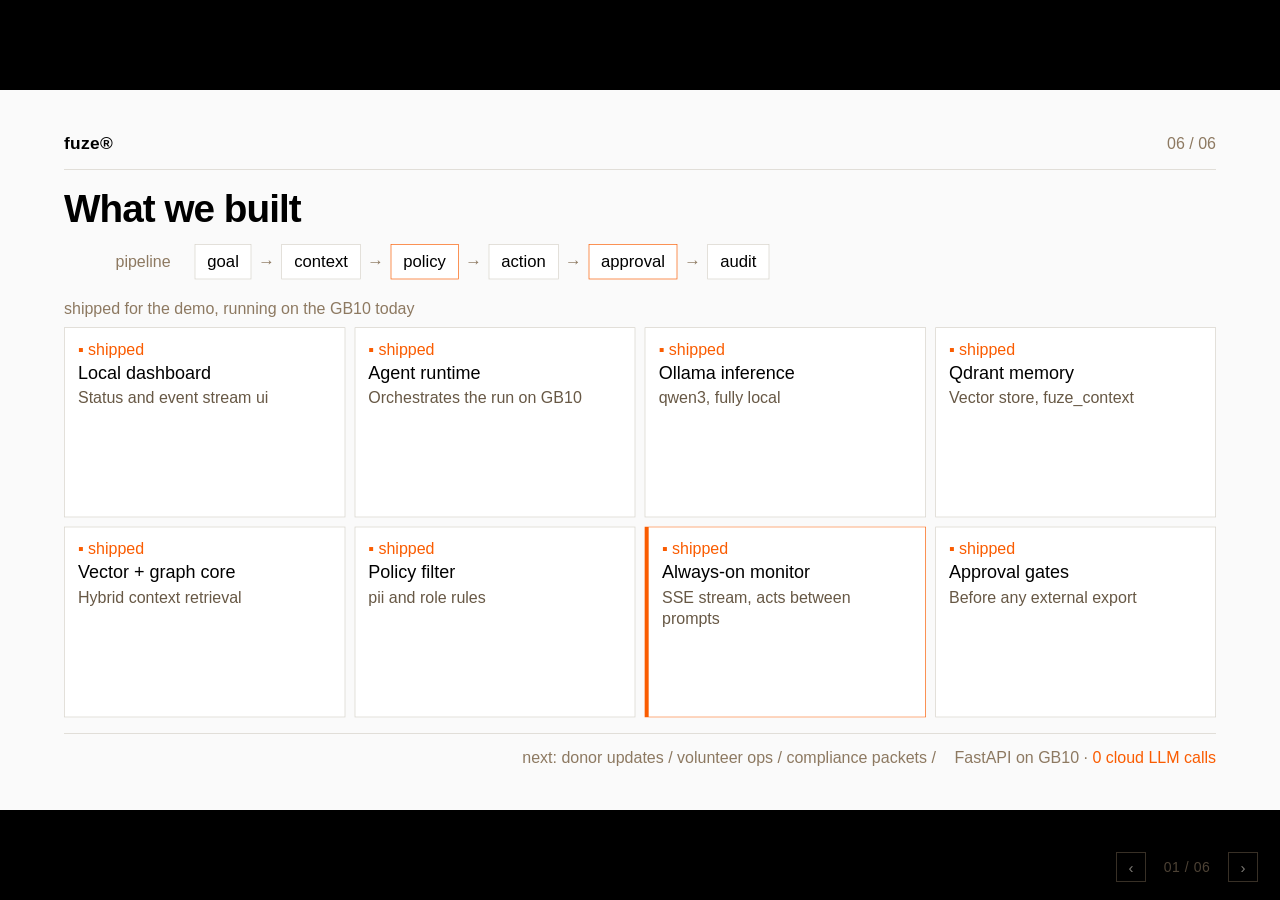
<file: fuze-pitch-deck.html>
<!DOCTYPE html>
<html lang="en">
<head>
<meta charset="utf-8">
<meta name="viewport" content="width=device-width, initial-scale=1">
<title>fuze — pitch deck</title>
<style>
  html, body { margin: 0; height: 100%; background: #000000; overflow: hidden; }
  * { box-sizing: border-box; }

  /* 1920x1080 stage, scaled to fit the viewport */
  #stage {
    position: absolute;
    top: 50%; left: 50%;
    width: 1920px; height: 1080px;
    transform-origin: center center;
    transform: translate(-50%, -50%) scale(1);
    background: #FAFAFA;
  }
  #stage > section {
    position: absolute; inset: 0;
    width: 1920px; height: 1080px;
    display: none;
  }
  #stage > section[data-deck-active] { display: flex; }

  /* entrance animations (from the design source) */
  @keyframes deckUp { from { opacity: 0; transform: translateY(28px); } to { opacity: 1; transform: none; } }
  @keyframes deckIn { from { opacity: 0; transform: translateY(16px); } to { opacity: 1; transform: none; } }
  @keyframes deckRise { from { opacity: 0; transform: translateY(46px); } to { opacity: 1; transform: none; } }

  @media (prefers-reduced-motion: no-preference) {
    section[data-deck-active] > * { animation: deckUp 0.64s cubic-bezier(0.16, 0.84, 0.3, 1) both; }
    section[data-deck-active] > *:nth-child(1) { animation-delay: 0.04s; }
    section[data-deck-active] > *:nth-child(2) { animation-delay: 0.13s; }
    section[data-deck-active] > *:nth-child(3) { animation-delay: 0.22s; }
    section[data-deck-active] > *:nth-child(4) { animation-delay: 0.31s; }
    section[data-deck-active] > *:nth-child(5) { animation-delay: 0.40s; }
    section[data-deck-active] > *:nth-child(6) { animation-delay: 0.49s; }
    section[data-deck-active] > h1 { animation-name: deckRise; animation-duration: 0.78s; }
    section[data-deck-active] [style*="repeat("] > * { animation: deckIn 0.55s cubic-bezier(0.16, 0.84, 0.3, 1) both; }
    section[data-deck-active] [style*="repeat("] > *:nth-child(1) { animation-delay: 0.30s; }
    section[data-deck-active] [style*="repeat("] > *:nth-child(2) { animation-delay: 0.37s; }
    section[data-deck-active] [style*="repeat("] > *:nth-child(3) { animation-delay: 0.44s; }
    section[data-deck-active] [style*="repeat("] > *:nth-child(4) { animation-delay: 0.51s; }
    section[data-deck-active] [style*="repeat("] > *:nth-child(5) { animation-delay: 0.58s; }
    section[data-deck-active] [style*="repeat("] > *:nth-child(6) { animation-delay: 0.65s; }
    section[data-deck-active] [style*="repeat("] > *:nth-child(7) { animation-delay: 0.72s; }
    section[data-deck-active] [style*="repeat("] > *:nth-child(8) { animation-delay: 0.79s; }
  }

  /* minimal presenter controls, sit in the letterbox */
  #nav {
    position: fixed; bottom: 18px; right: 22px; z-index: 10;
    display: flex; align-items: center; gap: 14px;
    font: 500 14px/1 'Helvetica Neue', Helvetica, Arial, sans-serif;
    color: #8D7961; opacity: 0.55; transition: opacity 0.25s;
  }
  #nav:hover { opacity: 1; }
  #nav button {
    background: none; border: 1px solid #675845; color: #E6E1D8;
    width: 30px; height: 30px; cursor: pointer; font-size: 15px; line-height: 1;
  }
  #nav button:hover { border-color: #FA5C01; color: #FA5C01; }
  #counter { min-width: 54px; text-align: center; letter-spacing: 0.04em; }
  @media print { #nav { display: none; } }
</style>
</head>
<body>

<div id="stage">

<!-- ============ 1 · COVER ============ -->
<section data-label="Cover" data-speaker-notes="fuze is an on-prem agent hub for nonprofits and regulated teams. Local-first memory and governance for always-on agents, running entirely on the Dell GB10 with zero cloud calls." style="font-family:'Helvetica Neue',Helvetica,Arial,sans-serif;background:#FAFAFA;color:#000000;padding:84px 110px;display:flex;flex-direction:column;box-sizing:border-box;">
  <div style="display:flex;justify-content:space-between;align-items:center;border-bottom:1px solid #D5D1C8;padding-bottom:24px;">
    <span style="font-size:26px;font-weight:600;letter-spacing:0.02em;color:#000000;">fuze&reg;</span>
    <span style="font-size:24px;color:#8D7961;">01 / 06</span>
  </div>

  <div style="flex:1;display:flex;flex-direction:column;justify-content:center;gap:48px;">
    <h1 style="font-size:172px;line-height:0.9;font-weight:600;letter-spacing:-0.045em;margin:0;color:#000000;">fuze</h1>
    <div style="display:grid;grid-template-columns:240px 1fr;column-gap:48px;row-gap:18px;align-items:baseline;max-width:1300px;">
      <span style="font-size:26px;color:#8D7961;text-align:right;">index</span>
      <span style="font-size:34px;font-weight:500;line-height:1.2;color:#000000;">fuze-01</span>
      <span style="font-size:26px;color:#8D7961;text-align:right;">category</span>
      <span style="font-size:34px;font-weight:500;line-height:1.2;color:#000000;">On-prem agent hub /</span>
      <span style="font-size:26px;color:#8D7961;text-align:right;">for</span>
      <span style="font-size:34px;font-weight:500;line-height:1.2;color:#000000;">Grant teams at privacy-sensitive nonprofits /</span>
      <span style="font-size:26px;color:#8D7961;text-align:right;">runtime</span>
      <span style="font-size:34px;font-weight:500;line-height:1.2;color:#000000;">Dell GB10 · local-first · <span style="color:#FA5C01;">0 cloud LLM calls</span> /</span>
      <span style="font-size:26px;color:#8D7961;text-align:right;">team</span>
      <span style="font-size:34px;font-weight:500;line-height:1.2;color:#000000;">Madison Zhan / Stephen Hung /</span>
    </div>
  </div>

  <div style="display:flex;justify-content:flex-end;gap:28px;align-items:baseline;border-top:1px solid #D5D1C8;padding-top:24px;">
    <span style="font-size:24px;color:#8D7961;">Federated understanding / zero-trust execution</span>
    <span style="font-size:24px;color:#8D7961;">mtl · 14.06.26</span>
  </div>
</section>

<!-- ============ 2 · WHY FUZE ============ -->
<section data-label="Why fuze" data-speaker-notes="For grant teams at privacy-sensitive nonprofits, the context agents need, donor records, case notes, program metrics, lives in private docs that can't go to the cloud. fuze runs the model locally on the GB10, always-on, and governs every step." style="font-family:'Helvetica Neue',Helvetica,Arial,sans-serif;background:#FAFAFA;color:#000000;padding:84px 110px;display:flex;flex-direction:column;box-sizing:border-box;">
  <div style="display:flex;justify-content:space-between;align-items:center;border-bottom:1px solid #D5D1C8;padding-bottom:24px;">
    <span style="font-size:26px;font-weight:600;letter-spacing:0.02em;color:#000000;">fuze&reg;</span>
    <span style="font-size:24px;color:#8D7961;">02 / 06</span>
  </div>

  <div style="flex:1;display:flex;flex-direction:column;justify-content:center;gap:60px;">
    <h2 style="font-size:84px;line-height:1.02;font-weight:600;letter-spacing:-0.03em;margin:0;color:#000000;max-width:1500px;">Cloud agents are <span style="color:#FA5C01;">context-starved</span></h2>

    <div style="display:grid;grid-template-columns:240px 1fr;column-gap:48px;row-gap:28px;align-items:baseline;max-width:1520px;">
      <span style="font-size:26px;color:#8D7961;text-align:right;">who</span>
      <span style="font-size:36px;font-weight:500;line-height:1.3;color:#000000;">Grant teams at privacy-sensitive nonprofits /</span>
      <span style="font-size:26px;color:#8D7961;text-align:right;">the context</span>
      <span style="font-size:36px;font-weight:500;line-height:1.3;color:#000000;">Donor records, case notes, program metrics, grant requirements /</span>
      <span style="font-size:26px;color:#8D7961;text-align:right;">the block</span>
      <span style="font-size:36px;font-weight:500;line-height:1.3;color:#675845;">Too sensitive to upload, so cloud agents stay useless /</span>
      <span style="font-size:26px;color:#8D7961;text-align:right;">the shift</span>
      <span style="font-size:36px;font-weight:500;line-height:1.3;color:#FA5C01;">Run it locally on the GB10, always-on, governed at every step /</span>
    </div>
  </div>

  <div style="display:flex;justify-content:flex-end;gap:28px;align-items:baseline;border-top:1px solid #D5D1C8;padding-top:24px;">
    <span style="font-size:24px;color:#8D7961;">Federated understanding / zero-trust execution</span>
    <span style="font-size:24px;color:#8D7961;">14.06.26</span>
  </div>
</section>

<!-- ============ 3 · DEMO RUN ============ -->
<section data-label="Demo run" data-speaker-notes="One goal in. fuze traverses the memory graph, scores readiness at 72 percent, drafts tasks and follow-ups, and blocks sensitive context, all on the GB10." style="font-family:'Helvetica Neue',Helvetica,Arial,sans-serif;background:#FAFAFA;color:#000000;padding:56px 64px;display:flex;flex-direction:column;box-sizing:border-box;">
  <div style="display:flex;justify-content:space-between;align-items:center;border-bottom:1px solid #D5D1C8;padding-bottom:20px;margin-bottom:24px;">
    <span style="font-size:24px;color:#8D7961;">live run · nonprofit grants, goal: get us ready for the anderson foundation report</span>
    <span style="font-size:24px;color:#8D7961;">03 / 06</span>
  </div>

  <div style="flex:1;display:flex;gap:18px;min-height:0;">

    <!-- LEFT: runtime + readiness -->
    <div style="flex:0 0 28%;background:#FFFFFF;border:1px solid #D5D1C8;padding:26px;display:flex;flex-direction:column;gap:16px;">
      <span style="font-size:24px;color:#8D7961;">local runtime</span>
      <div style="display:flex;flex-direction:column;gap:12px;">
        <div style="display:flex;justify-content:space-between;align-items:center;"><span style="font-size:25px;color:#2F2F2F;">Mode</span><span style="font-size:25px;color:#000000;">local-first</span></div>
        <div style="display:flex;justify-content:space-between;align-items:center;"><span style="font-size:25px;color:#2F2F2F;">Cloud LLM calls</span><span style="font-size:28px;font-weight:700;color:#FA5C01;">0</span></div>
        <div style="display:flex;justify-content:space-between;align-items:center;"><span style="font-size:25px;color:#2F2F2F;">Ollama</span><span style="font-size:25px;color:#000000;">▪ online</span></div>
        <div style="display:flex;justify-content:space-between;align-items:center;"><span style="font-size:25px;color:#2F2F2F;">Qdrant</span><span style="font-size:25px;color:#000000;">▪ online</span></div>
        <div style="display:flex;justify-content:space-between;align-items:center;"><span style="font-size:25px;color:#2F2F2F;">Monitor</span><span style="font-size:25px;color:#FA5C01;">▪ active</span></div>
      </div>
      <div style="flex:1;"></div>
      <div style="background:#E6E1D8;border:1px solid #D5D1C8;padding:22px;">
        <span style="font-size:24px;color:#675845;">report readiness</span>
        <div style="font-size:84px;line-height:1;font-weight:600;color:#FA5C01;margin-top:8px;letter-spacing:-0.02em;">72%</div>
        <div style="height:12px;background:#D5D1C8;margin-top:14px;overflow:hidden;"><div style="width:72%;height:100%;background:#FA5C01;"></div></div>
        <span style="font-size:24px;color:#675845;display:block;margin-top:12px;">2 items missing before export</span>
      </div>
    </div>

    <!-- MIDDLE: memory graph -->
    <div style="flex:1 1 auto;background:#FFFFFF;border:1px solid #D5D1C8;padding:26px;display:flex;flex-direction:column;gap:12px;min-width:0;">
      <span style="font-size:24px;color:#8D7961;">memory graph · traversed path</span>

      <div style="display:flex;align-items:center;gap:16px;">
        <div style="flex:none;width:38px;height:38px;background:#2F2F2F;color:#FAFAFA;font-weight:700;font-size:24px;display:flex;align-items:center;justify-content:center;">1</div>
        <div style="flex:1;background:#FAFAFA;border:1px solid #D5D1C8;padding:12px 16px;display:flex;align-items:center;justify-content:space-between;"><span style="font-size:26px;color:#000000;">Anderson Foundation</span><span style="font-size:24px;color:#8D7961;">funder</span></div>
      </div>
      <div style="width:2px;height:10px;background:#D5D1C8;margin-left:18px;"></div>
      <div style="display:flex;align-items:center;gap:16px;">
        <div style="flex:none;width:38px;height:38px;background:#2F2F2F;color:#FAFAFA;font-weight:700;font-size:24px;display:flex;align-items:center;justify-content:center;">2</div>
        <div style="flex:1;background:#FAFAFA;border:1px solid #D5D1C8;padding:12px 16px;display:flex;align-items:center;justify-content:space-between;"><span style="font-size:26px;color:#000000;">Grant Agreement</span><span style="font-size:24px;color:#8D7961;">evidence</span></div>
      </div>
      <div style="width:2px;height:10px;background:#D5D1C8;margin-left:18px;"></div>
      <div style="display:flex;align-items:center;gap:16px;">
        <div style="flex:none;width:38px;height:38px;background:#2F2F2F;color:#FAFAFA;font-weight:700;font-size:24px;display:flex;align-items:center;justify-content:center;">3</div>
        <div style="flex:1;background:#FAFAFA;border:1px solid #D5D1C8;padding:12px 16px;display:flex;align-items:center;justify-content:space-between;"><span style="font-size:26px;color:#000000;">Reporting Requirements</span><span style="font-size:24px;color:#675845;">due jun 20</span></div>
      </div>
      <div style="width:2px;height:10px;background:#D5D1C8;margin-left:18px;"></div>
      <div style="display:flex;align-items:center;gap:16px;">
        <div style="flex:none;width:38px;height:38px;background:#2F2F2F;color:#FAFAFA;font-weight:700;font-size:24px;display:flex;align-items:center;justify-content:center;">4</div>
        <div style="flex:1;background:#FAFAFA;border:1px solid #D5D1C8;padding:12px 16px;display:flex;align-items:center;justify-content:space-between;"><span style="font-size:26px;color:#000000;">Program Metrics</span><span style="font-size:24px;color:#000000;">1,284 meals · 412 youth</span></div>
      </div>
      <div style="width:2px;height:10px;background:#D5D1C8;margin-left:18px;"></div>
      <div style="display:flex;align-items:center;gap:16px;">
        <div style="flex:none;width:38px;height:38px;background:#FA5C01;color:#FFFFFF;font-weight:700;font-size:24px;display:flex;align-items:center;justify-content:center;">5</div>
        <div style="flex:1;background:#FFFFFF;border:1px solid #FA5C01;padding:12px 16px;display:flex;align-items:center;justify-content:space-between;"><span style="font-size:26px;color:#000000;">Missing Volunteer Hours</span><span style="font-size:24px;color:#FA5C01;">gap</span></div>
      </div>
      <div style="width:2px;height:10px;background:#D5D1C8;margin-left:18px;"></div>
      <div style="display:flex;align-items:center;gap:16px;">
        <div style="flex:none;width:38px;height:38px;background:#2F2F2F;color:#FAFAFA;font-weight:700;font-size:24px;display:flex;align-items:center;justify-content:center;">6</div>
        <div style="flex:1;background:#FAFAFA;border:1px solid #D5D1C8;padding:12px 16px;display:flex;align-items:center;justify-content:space-between;"><span style="font-size:26px;color:#000000;">Jordan</span><span style="font-size:24px;color:#8D7961;">owner · ask today</span></div>
      </div>
    </div>

    <!-- RIGHT: action packet -->
    <div style="flex:0 0 30%;background:#FFFFFF;border:1px solid #D5D1C8;padding:26px;display:flex;flex-direction:column;gap:13px;">
      <div style="display:flex;gap:8px;">
        <span style="flex:1;text-align:center;font-size:24px;color:#FFFFFF;background:#2F2F2F;padding:10px;">Tasks</span>
        <span style="flex:1;text-align:center;font-size:24px;color:#675845;border:1px solid #D5D1C8;padding:10px;">Drafts</span>
        <span style="flex:1;text-align:center;font-size:24px;color:#675845;border:1px solid #D5D1C8;padding:10px;">Audit</span>
      </div>

      <div style="background:#FAFAFA;border:1px solid #D5D1C8;padding:14px 16px;display:flex;flex-direction:column;gap:5px;">
        <div style="display:flex;justify-content:space-between;align-items:center;"><span style="font-size:25px;color:#000000;">Ask Jordan · May hours</span><span style="font-size:24px;color:#FA5C01;">high</span></div>
        <span style="font-size:24px;color:#8D7961;">owner: Jordan · due today</span>
      </div>
      <div style="background:#FAFAFA;border:1px solid #D5D1C8;padding:14px 16px;display:flex;flex-direction:column;gap:5px;">
        <div style="display:flex;justify-content:space-between;align-items:center;"><span style="font-size:25px;color:#000000;">Confirm attendance · 412</span><span style="font-size:24px;color:#675845;">med</span></div>
        <span style="font-size:24px;color:#8D7961;">owner: Sarah · due today</span>
      </div>
      <div style="background:#FAFAFA;border:1px solid #D5D1C8;padding:14px 16px;display:flex;flex-direction:column;gap:5px;">
        <div style="display:flex;justify-content:space-between;align-items:center;"><span style="font-size:25px;color:#000000;">Approve anonymized story</span><span style="font-size:24px;color:#675845;">approval</span></div>
        <span style="font-size:24px;color:#8D7961;">owner: program lead</span>
      </div>

      <div style="background:#FFFFFF;border:1px solid #FA5C01;padding:14px 16px;">
        <span style="font-size:24px;color:#FA5C01;">blocked context · 3</span>
        <div style="display:flex;gap:8px;flex-wrap:wrap;margin-top:10px;">
          <span style="font-size:24px;color:#000000;background:#FFFFFF;border:1px solid #D5D1C8;padding:7px 12px;">minor name</span>
          <span style="font-size:24px;color:#000000;background:#FFFFFF;border:1px solid #D5D1C8;padding:7px 12px;">address</span>
          <span style="font-size:24px;color:#000000;background:#FFFFFF;border:1px solid #D5D1C8;padding:7px 12px;">raw case note</span>
        </div>
      </div>

      <div style="flex:1;"></div>
      <span style="font-size:24px;color:#675845;background:#E6E1D8;border:1px solid #D5D1C8;padding:11px 14px;text-align:center;">approval required before external export</span>
    </div>
  </div>
</section>

<!-- ============ 4 · GOVERNED & LOCAL ============ -->
<section data-label="Governed & local" data-speaker-notes="Aggregate metrics flow out with citations; the minor's name, address, and raw case note are blocked from external output. And it's all local, 0 cloud calls, with an always-on monitor that keeps working between prompts." style="font-family:'Helvetica Neue',Helvetica,Arial,sans-serif;background:#FAFAFA;color:#000000;padding:72px 96px;display:flex;flex-direction:column;box-sizing:border-box;">
  <div style="display:flex;justify-content:space-between;align-items:center;border-bottom:1px solid #D5D1C8;padding-bottom:24px;">
    <span style="font-size:26px;font-weight:600;letter-spacing:0.02em;color:#000000;">fuze&reg;</span>
    <span style="font-size:24px;color:#8D7961;">04 / 06</span>
  </div>

  <h2 style="font-size:60px;line-height:1.05;font-weight:600;letter-spacing:-0.025em;margin:32px 0 0;color:#000000;max-width:1560px;">Sensitive context blocked, and <span style="color:#FA5C01;">zero data</span> sent to the cloud</h2>

  <div style="flex:1;display:flex;gap:26px;margin-top:34px;align-items:stretch;">

    <!-- LEFT: governance -->
    <div style="flex:1;display:flex;flex-direction:column;gap:16px;">
      <div style="flex:1;background:#FFFFFF;border:1px solid #D5D1C8;padding:26px;display:flex;flex-direction:column;gap:12px;">
        <span style="font-size:24px;color:#8D7961;">allowed externally / with citations</span>
        <span style="font-size:30px;font-weight:500;color:#000000;line-height:1.35;">1,284 meals · 412 youth attendance · board-approved anonymized language</span>
      </div>
      <div style="flex:1;background:#FFFFFF;border:1px solid #FA5C01;border-left-width:6px;padding:26px;display:flex;flex-direction:column;gap:12px;">
        <span style="font-size:24px;color:#FA5C01;">blocked / stays internal</span>
        <div style="display:flex;gap:10px;flex-wrap:wrap;">
          <span style="font-size:27px;color:#000000;background:#E6E1D8;padding:9px 16px;">minor's name</span>
          <span style="font-size:27px;color:#000000;background:#E6E1D8;padding:9px 16px;">home address</span>
          <span style="font-size:27px;color:#000000;background:#E6E1D8;padding:9px 16px;">raw case note</span>
        </div>
        <span style="font-size:24px;color:#675845;">36 sensitive chunks blocked across 13 ingested docs</span>
      </div>
      <div style="display:flex;gap:10px;flex-wrap:wrap;">
        <span style="font-size:24px;color:#675845;border:1px solid #D5D1C8;padding:11px 18px;">no raw pii external</span>
        <span style="font-size:24px;color:#675845;border:1px solid #D5D1C8;padding:11px 18px;">cite every metric</span>
        <span style="font-size:24px;color:#675845;border:1px solid #D5D1C8;padding:11px 18px;">approval before send</span>
      </div>
    </div>

    <!-- RIGHT: local-first proof -->
    <div style="flex:1;background:#FFFFFF;border:1px solid #D5D1C8;padding:30px;display:flex;flex-direction:column;gap:20px;">
      <div style="display:flex;align-items:baseline;gap:20px;">
        <span style="font-size:124px;line-height:0.82;font-weight:600;letter-spacing:-0.04em;color:#FA5C01;">0</span>
        <span style="font-size:34px;font-weight:500;color:#000000;line-height:1.15;">cloud LLM<br>calls</span>
      </div>
      <div style="display:grid;grid-template-columns:1fr 1fr;gap:12px;">
        <div style="background:#FAFAFA;border:1px solid #D5D1C8;padding:18px;"><span style="font-size:24px;color:#8D7961;">appliance</span><div style="font-size:27px;font-weight:500;color:#000000;margin-top:6px;">Dell GB10</div></div>
        <div style="background:#FAFAFA;border:1px solid #D5D1C8;padding:18px;"><span style="font-size:24px;color:#8D7961;">inference</span><div style="font-size:27px;font-weight:500;color:#000000;margin-top:6px;">Ollama · qwen3</div></div>
        <div style="background:#FAFAFA;border:1px solid #D5D1C8;padding:18px;"><span style="font-size:24px;color:#8D7961;">embeddings</span><div style="font-size:27px;font-weight:500;color:#000000;margin-top:6px;">nomic-embed</div></div>
        <div style="background:#FAFAFA;border:1px solid #D5D1C8;padding:18px;"><span style="font-size:24px;color:#8D7961;">memory</span><div style="font-size:27px;font-weight:500;color:#000000;margin-top:6px;">Qdrant</div></div>
      </div>
      <span style="font-size:26px;line-height:1.4;color:#675845;margin-top:auto;">An always-on monitor refreshes readiness and audit state on its own, the agent keeps working between prompts.</span>
    </div>
  </div>
</section>

<!-- ============ 5 · BUSINESS IMPACT ============ -->
<section data-label="Business impact" data-speaker-notes="For small nonprofits, grant reporting is high-stakes admin trapped in private docs. In this demo fuze took grant readiness from a multi-hour manual check to about thirty seconds: 13 docs ingested, 36 sensitive chunks blocked, 3 tasks and 2 approval gates generated, zero cloud calls. It protects funding by catching gaps before deadlines and keeps client data inside the building." style="font-family:'Helvetica Neue',Helvetica,Arial,sans-serif;background:#FAFAFA;color:#000000;padding:64px 96px;display:flex;flex-direction:column;box-sizing:border-box;">
  <div style="display:flex;justify-content:space-between;align-items:center;border-bottom:1px solid #D5D1C8;padding-bottom:24px;">
    <span style="font-size:26px;font-weight:600;letter-spacing:0.02em;color:#000000;">fuze&reg;</span>
    <span style="font-size:24px;color:#8D7961;">05 / 06</span>
  </div>

  <h2 style="font-size:54px;line-height:1.04;font-weight:600;letter-spacing:-0.025em;margin:24px 0 0;color:#000000;max-width:1600px;">Measurable impact for <span style="color:#FA5C01;">grant teams</span></h2>
  <span style="font-size:27px;color:#675845;margin-top:14px;max-width:1560px;line-height:1.35;">For small nonprofits, grant reporting is high-stakes admin work trapped in private docs. fuze turns it into a local agent workflow, without data leaving the building.</span>

  <div style="flex:1;display:flex;gap:24px;margin-top:26px;align-items:stretch;">

    <div style="flex:0 0 44%;display:flex;flex-direction:column;gap:14px;">
      <div style="background:#FFFFFF;border:1px solid #FA5C01;border-left-width:6px;padding:24px 26px;display:flex;flex-direction:column;gap:6px;">
        <span style="font-size:24px;color:#8D7961;">grant readiness check, this demo</span>
        <div style="display:flex;align-items:baseline;gap:18px;flex-wrap:wrap;">
          <span style="font-size:38px;font-weight:500;color:#675845;text-decoration:line-through;">3 hours</span>
          <span style="font-size:36px;color:#8D7961;">→</span>
          <span style="font-size:60px;font-weight:600;letter-spacing:-0.02em;color:#FA5C01;">30 seconds</span>
        </div>
      </div>
      <div style="flex:1;display:grid;grid-template-columns:repeat(2,1fr);grid-auto-rows:1fr;gap:12px;">
        <div style="background:#FFFFFF;border:1px solid #D5D1C8;padding:16px 20px;display:flex;flex-direction:column;gap:2px;justify-content:center;"><span style="font-size:46px;font-weight:600;color:#FA5C01;letter-spacing:-0.02em;line-height:1;">0</span><span style="font-size:24px;color:#675845;">cloud LLM calls</span></div>
        <div style="background:#FFFFFF;border:1px solid #D5D1C8;padding:16px 20px;display:flex;flex-direction:column;gap:2px;justify-content:center;"><span style="font-size:46px;font-weight:600;color:#000000;letter-spacing:-0.02em;line-height:1;">13</span><span style="font-size:24px;color:#675845;">docs ingested</span></div>
        <div style="background:#FFFFFF;border:1px solid #D5D1C8;padding:16px 20px;display:flex;flex-direction:column;gap:2px;justify-content:center;"><span style="font-size:46px;font-weight:600;color:#000000;letter-spacing:-0.02em;line-height:1;">36</span><span style="font-size:24px;color:#675845;">policy blocks</span></div>
        <div style="background:#FFFFFF;border:1px solid #D5D1C8;padding:16px 20px;display:flex;flex-direction:column;gap:2px;justify-content:center;"><span style="font-size:46px;font-weight:600;color:#000000;letter-spacing:-0.02em;line-height:1;">3</span><span style="font-size:24px;color:#675845;">tasks generated</span></div>
        <div style="background:#FFFFFF;border:1px solid #D5D1C8;padding:16px 20px;display:flex;flex-direction:column;gap:2px;justify-content:center;"><span style="font-size:46px;font-weight:600;color:#000000;letter-spacing:-0.02em;line-height:1;">2</span><span style="font-size:24px;color:#675845;">approval gates</span></div>
        <div style="background:#FFFFFF;border:1px solid #D5D1C8;padding:16px 20px;display:flex;flex-direction:column;gap:2px;justify-content:center;"><span style="font-size:46px;font-weight:600;color:#FA5C01;letter-spacing:-0.02em;line-height:1;">72%</span><span style="font-size:24px;color:#675845;">report readiness</span></div>
      </div>
    </div>

    <div style="flex:1;display:grid;grid-template-rows:repeat(3,1fr);gap:14px;">
      <div style="background:#FFFFFF;border:1px solid #D5D1C8;padding:24px 26px;display:flex;flex-direction:column;gap:10px;justify-content:center;">
        <span style="font-size:24px;color:#8D7961;">funding protected</span>
        <span style="font-size:30px;font-weight:500;line-height:1.3;color:#000000;">Missing info is caught before the deadline. No late or incomplete grant reports, no lost funding.</span>
      </div>
      <div style="background:#FFFFFF;border:1px solid #FA5C01;border-left-width:6px;padding:24px 26px;display:flex;flex-direction:column;gap:10px;justify-content:center;">
        <span style="font-size:24px;color:#FA5C01;">privacy by default</span>
        <span style="font-size:30px;font-weight:500;line-height:1.3;color:#000000;">Client PII and case notes never leave the building, dignity for the people served.</span>
      </div>
      <div style="background:#FFFFFF;border:1px solid #D5D1C8;padding:24px 26px;display:flex;flex-direction:column;gap:10px;justify-content:center;">
        <span style="font-size:24px;color:#8D7961;">less admin work</span>
        <span style="font-size:30px;font-weight:500;line-height:1.3;color:#000000;">Agents prepare the reporting; staff just confirm and approve.</span>
      </div>
    </div>
  </div>

  <div style="display:flex;align-items:center;justify-content:flex-end;border-top:1px solid #D5D1C8;padding-top:22px;margin-top:24px;">
    <span style="font-size:30px;font-weight:500;color:#000000;line-height:1.3;text-align:right;">Helping mission-driven orgs do more good, <span style="color:#FA5C01;">while protecting the people they serve.</span></span>
  </div>
</section>

<!-- ============ 6 · WHAT WE BUILT ============ -->
<section data-label="What we built" data-speaker-notes="Here is what is actually running on the GB10 today: a local dashboard, the agent runtime, Ollama inference, Qdrant memory, a hybrid vector and graph core, the policy filter, an always-on monitor over an SSE event stream, and approval gates before anything leaves the org. Every run follows one pipeline: goal, context, policy, action, approval, audit. Grants today; donor updates, volunteer ops, and compliance next." style="font-family:'Helvetica Neue',Helvetica,Arial,sans-serif;background:#FAFAFA;color:#000000;padding:64px 96px;display:flex;flex-direction:column;box-sizing:border-box;">
  <div style="display:flex;justify-content:space-between;align-items:center;border-bottom:1px solid #D5D1C8;padding-bottom:24px;">
    <span style="font-size:26px;font-weight:600;letter-spacing:0.02em;color:#000000;">fuze&reg;</span>
    <span style="font-size:24px;color:#8D7961;">06 / 06</span>
  </div>

  <h2 style="font-size:58px;line-height:1.05;font-weight:600;letter-spacing:-0.025em;margin:28px 0 0;color:#000000;">What we built</h2>

  <div style="display:grid;grid-template-columns:160px 1fr;column-gap:36px;row-gap:18px;align-items:center;margin-top:22px;">
    <span style="font-size:24px;color:#8D7961;text-align:right;">pipeline</span>
    <div style="display:flex;align-items:center;gap:10px;flex-wrap:wrap;">
      <span style="font-size:25px;color:#000000;background:#FFFFFF;border:1px solid #D5D1C8;padding:11px 18px;">goal</span>
      <span style="font-size:25px;color:#8D7961;">→</span>
      <span style="font-size:25px;color:#000000;background:#FFFFFF;border:1px solid #D5D1C8;padding:11px 18px;">context</span>
      <span style="font-size:25px;color:#8D7961;">→</span>
      <span style="font-size:25px;color:#000000;background:#FFFFFF;border:1px solid #FA5C01;padding:11px 18px;">policy</span>
      <span style="font-size:25px;color:#8D7961;">→</span>
      <span style="font-size:25px;color:#000000;background:#FFFFFF;border:1px solid #D5D1C8;padding:11px 18px;">action</span>
      <span style="font-size:25px;color:#8D7961;">→</span>
      <span style="font-size:25px;color:#000000;background:#FFFFFF;border:1px solid #FA5C01;padding:11px 18px;">approval</span>
      <span style="font-size:25px;color:#8D7961;">→</span>
      <span style="font-size:25px;color:#000000;background:#FFFFFF;border:1px solid #D5D1C8;padding:11px 18px;">audit</span>
    </div>
  </div>

  <span style="font-size:24px;color:#8D7961;margin-top:30px;">shipped for the demo, running on the GB10 today</span>
  <div style="flex:1;display:grid;grid-template-columns:repeat(4,1fr);grid-auto-rows:1fr;gap:14px;margin-top:14px;">
    <div style="background:#FFFFFF;border:1px solid #D5D1C8;padding:18px 20px;display:flex;flex-direction:column;gap:6px;"><span style="font-size:24px;color:#FA5C01;">▪ shipped</span><span style="font-size:27px;font-weight:500;color:#000000;">Local dashboard</span><span style="font-size:24px;line-height:1.3;color:#675845;">Status and event stream ui</span></div>
    <div style="background:#FFFFFF;border:1px solid #D5D1C8;padding:18px 20px;display:flex;flex-direction:column;gap:6px;"><span style="font-size:24px;color:#FA5C01;">▪ shipped</span><span style="font-size:27px;font-weight:500;color:#000000;">Agent runtime</span><span style="font-size:24px;line-height:1.3;color:#675845;">Orchestrates the run on GB10</span></div>
    <div style="background:#FFFFFF;border:1px solid #D5D1C8;padding:18px 20px;display:flex;flex-direction:column;gap:6px;"><span style="font-size:24px;color:#FA5C01;">▪ shipped</span><span style="font-size:27px;font-weight:500;color:#000000;">Ollama inference</span><span style="font-size:24px;line-height:1.3;color:#675845;">qwen3, fully local</span></div>
    <div style="background:#FFFFFF;border:1px solid #D5D1C8;padding:18px 20px;display:flex;flex-direction:column;gap:6px;"><span style="font-size:24px;color:#FA5C01;">▪ shipped</span><span style="font-size:27px;font-weight:500;color:#000000;">Qdrant memory</span><span style="font-size:24px;line-height:1.3;color:#675845;">Vector store, fuze_context</span></div>
    <div style="background:#FFFFFF;border:1px solid #D5D1C8;padding:18px 20px;display:flex;flex-direction:column;gap:6px;"><span style="font-size:24px;color:#FA5C01;">▪ shipped</span><span style="font-size:27px;font-weight:500;color:#000000;">Vector + graph core</span><span style="font-size:24px;line-height:1.3;color:#675845;">Hybrid context retrieval</span></div>
    <div style="background:#FFFFFF;border:1px solid #D5D1C8;padding:18px 20px;display:flex;flex-direction:column;gap:6px;"><span style="font-size:24px;color:#FA5C01;">▪ shipped</span><span style="font-size:27px;font-weight:500;color:#000000;">Policy filter</span><span style="font-size:24px;line-height:1.3;color:#675845;">pii and role rules</span></div>
    <div style="background:#FFFFFF;border:1px solid #FA5C01;border-left-width:6px;padding:18px 20px;display:flex;flex-direction:column;gap:6px;"><span style="font-size:24px;color:#FA5C01;">▪ shipped</span><span style="font-size:27px;font-weight:500;color:#000000;">Always-on monitor</span><span style="font-size:24px;line-height:1.3;color:#675845;">SSE stream, acts between prompts</span></div>
    <div style="background:#FFFFFF;border:1px solid #D5D1C8;padding:18px 20px;display:flex;flex-direction:column;gap:6px;"><span style="font-size:24px;color:#FA5C01;">▪ shipped</span><span style="font-size:27px;font-weight:500;color:#000000;">Approval gates</span><span style="font-size:24px;line-height:1.3;color:#675845;">Before any external export</span></div>
  </div>

  <div style="display:flex;align-items:center;justify-content:flex-end;gap:28px;border-top:1px solid #D5D1C8;padding-top:22px;margin-top:24px;">
    <span style="font-size:24px;color:#8D7961;">next: donor updates / volunteer ops / compliance packets /</span>
    <span style="font-size:24px;color:#8D7961;">FastAPI on GB10 · <span style="color:#FA5C01;">0 cloud LLM calls</span></span>
  </div>
</section>

</div><!-- /#stage -->

<div id="nav">
  <button id="prev" aria-label="Previous slide">&#8249;</button>
  <span id="counter">01 / 06</span>
  <button id="next" aria-label="Next slide">&#8250;</button>
</div>

<script>
(function () {
  var stage = document.getElementById('stage');
  var slides = Array.prototype.slice.call(stage.querySelectorAll('section'));
  var counter = document.getElementById('counter');
  var i = 0;

  function fit() {
    var s = Math.min(window.innerWidth / 1920, window.innerHeight / 1080);
    stage.style.transform = 'translate(-50%, -50%) scale(' + s + ')';
  }

  function pad(n) { return (n < 10 ? '0' : '') + n; }

  function show(n) {
    i = Math.max(0, Math.min(slides.length - 1, n));
    slides.forEach(function (s, k) {
      if (k === i) { s.setAttribute('data-deck-active', ''); }
      else { s.removeAttribute('data-deck-active'); }
    });
    void stage.offsetWidth;
    counter.textContent = pad(i + 1) + ' / ' + pad(slides.length);
  }

  window.addEventListener('resize', fit);
  window.addEventListener('keydown', function (e) {
    if (e.key === 'ArrowRight' || e.key === 'PageDown' || e.key === ' ') { show(i + 1); e.preventDefault(); }
    else if (e.key === 'ArrowLeft' || e.key === 'PageUp') { show(i - 1); }
    else if (e.key === 'Home') { show(0); }
    else if (e.key === 'End') { show(slides.length - 1); }
    else if (e.key === 'f' || e.key === 'F') {
      if (!document.fullscreenElement) { document.documentElement.requestFullscreen && document.documentElement.requestFullscreen(); }
      else { document.exitFullscreen && document.exitFullscreen(); }
    }
  });
  document.getElementById('next').addEventListener('click', function (e) { e.stopPropagation(); show(i + 1); });
  document.getElementById('prev').addEventListener('click', function (e) { e.stopPropagation(); show(i - 1); });
  stage.addEventListener('click', function () { show(i + 1); });

  fit();
  show(0);
})();
</script>
</body>
</html>
</file>
